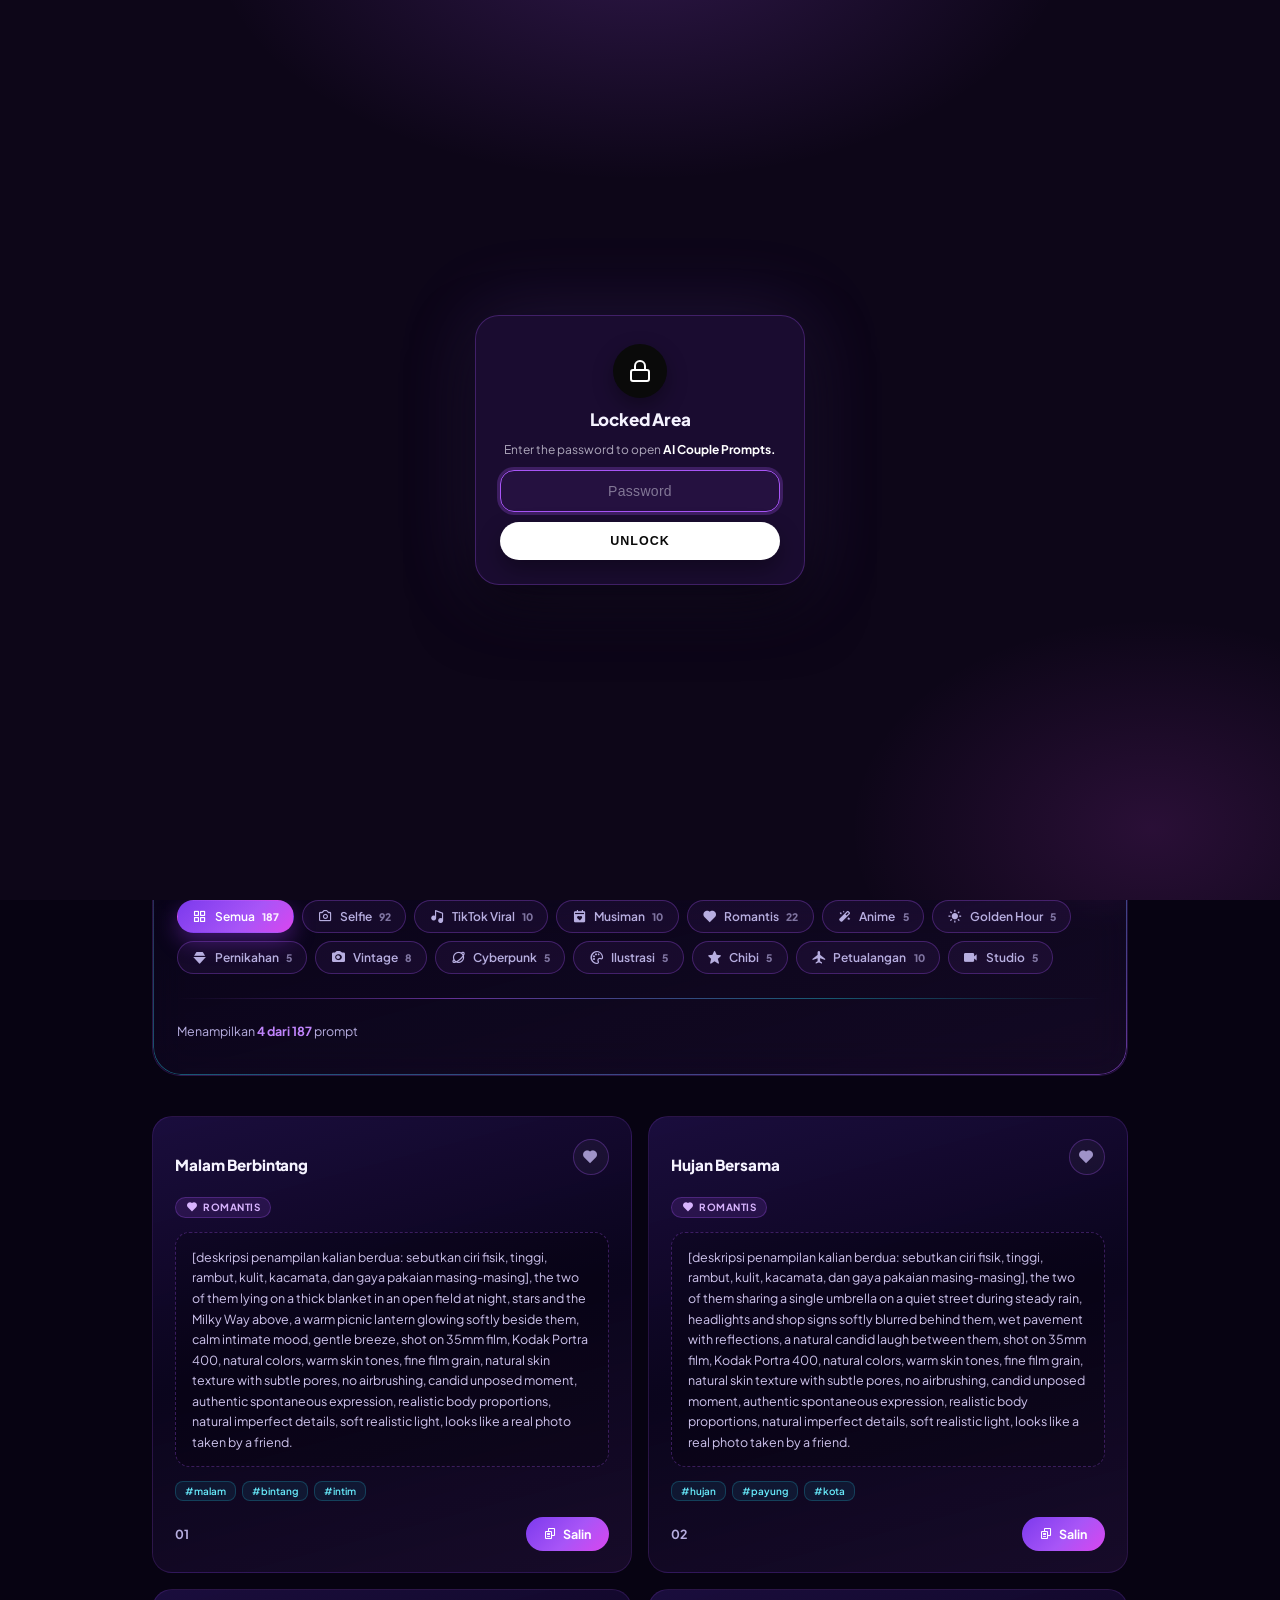
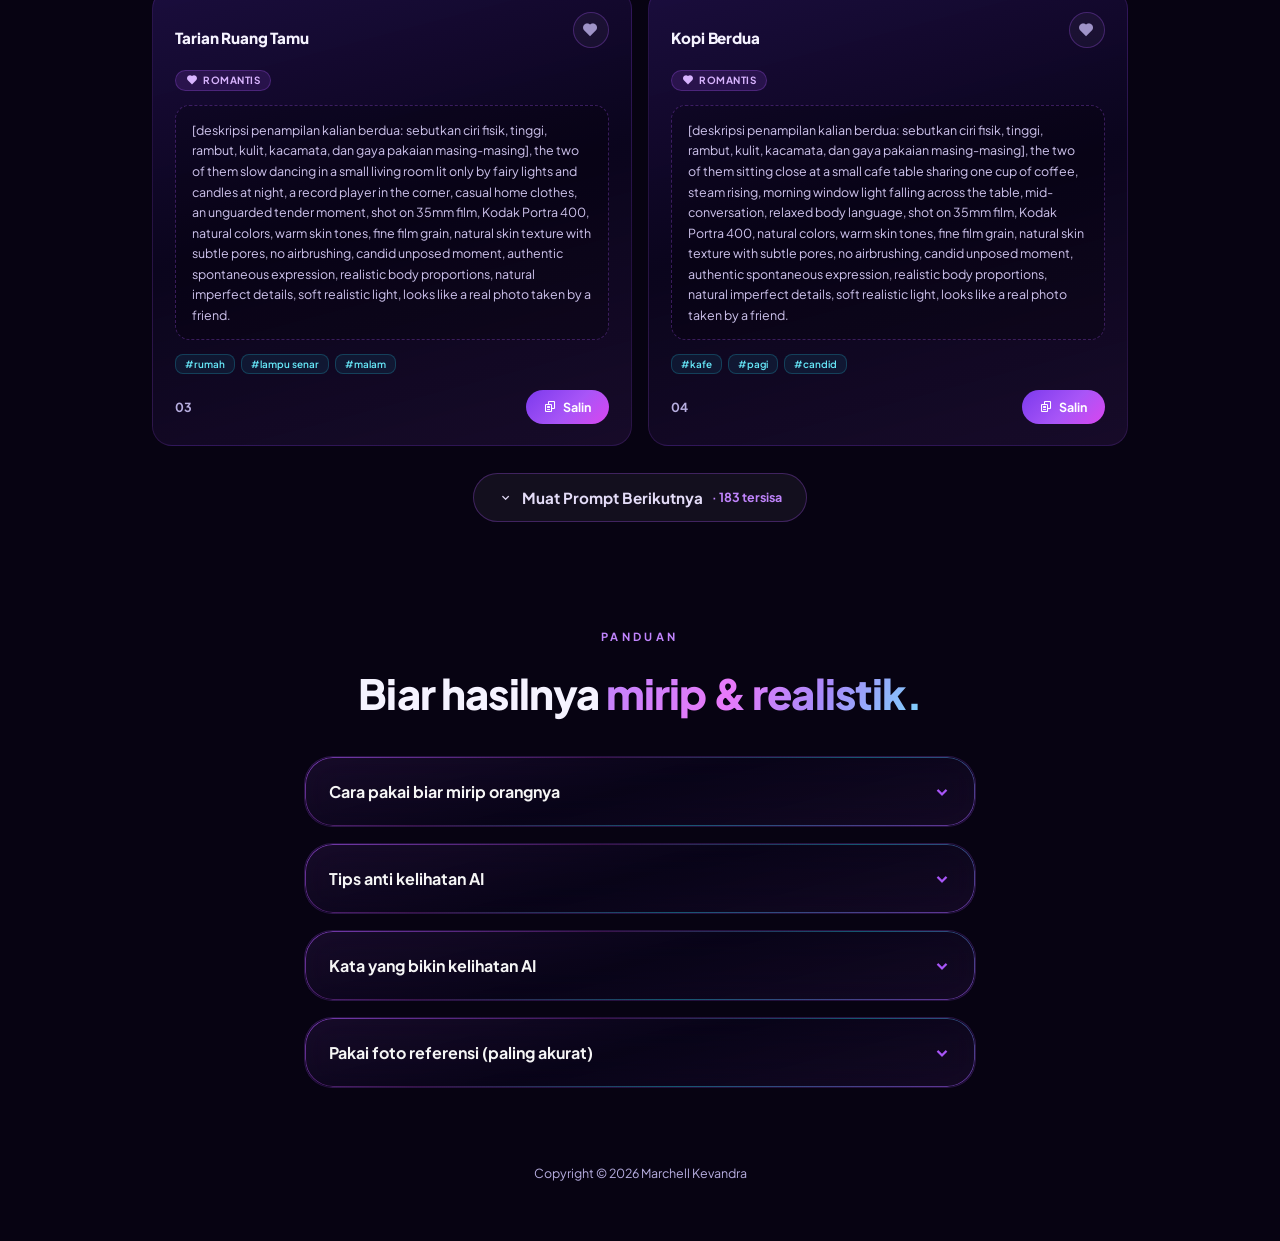
<file: about/tools/prompt/index.html>
<!doctype html>
<html lang="id">
<head>
  <script src="../gate.js"></script>
  <script>
    (function () {
      var p = location.pathname;
      if (/index\.html$/i.test(p)) {
        history.replaceState(null, "", p.replace(/index\.html$/i, ""));
      }
    })();
  </script>
  <meta charset="utf-8" />
  <meta name="viewport" content="width=device-width, initial-scale=1" />
  <title>AI Couple Prompts — Kumpulan Prompt AI untuk Pasangan | Marchell Kevandra</title>
  <meta name="description"
    content="50+ prompt AI image & video generator untuk pasangan yang terlihat seperti asli: selfie TikTok, POV viral, musiman, romantis, anime, pernikahan, vintage & lainnya. Isi penampilan, pilih gaya kamera & rasio, salin & tempel." />
  <meta property="og:type" content="website" />
  <meta property="og:title" content="AI Couple Prompts — Prompt AI untuk Pasangan" />
  <meta property="og:description" content="50+ prompt AI image & video generator untuk pasangan. Salin, tempel, dan ciptakan karya bersama." />
  <meta property="og:url" content="https://v2-link-chl.netlify.app/" />
  <meta property="og:image" content="../../assets/img/Lgs.png" />
  <meta property="og:image:secure_url" content="../../assets/img/Lgs.png" />
  <meta property="og:author" content="Marchell Kevandra" />
  <link rel="preconnect" href="https://fonts.googleapis.com" />
  <link rel="preconnect" href="https://fonts.gstatic.com" crossorigin />
  <link href="https://fonts.googleapis.com/css2?family=Plus+Jakarta+Sans:wght@400;500;600;700;800&display=swap"
    rel="stylesheet" />
  <link href="https://unpkg.com/boxicons@2.1.4/css/boxicons.min.css" rel="stylesheet" />
  <link rel="stylesheet" href="custom.css" />
  <link
      rel="icon"
      type="image/png"
      sizes="32x32"
      href="../../assets/img/Lgs.png"
    />
    <link
      rel="icon"
      type="image/png"
      sizes="16x16"
      href="../../assets/img/Lgs.png"
    />
  <script type="application/ld+json">
    {
      "@context": "https://schema.org",
      "@type": "WebApplication",
      "name": "AI Couple Prompts",
      "url": "https://yourdomain.com/tool/couple-prompts.html",
      "applicationCategory": "UtilityApplication",
      "operatingSystem": "Any",
      "offers": { "@type": "Offer", "price": "0", "priceCurrency": "USD" },
      "description": "Kumpulan prompt AI image & video generator untuk pasangan, lengkap dengan pencarian, kategori, rasio, dan mode video."
    }
  </script>
</head>

<body>
  <div id="loader">
    <div class="loader-ring"></div>
  </div>

  <!-- Cinematic background -->
  <div class="bg-layer"></div>
  <div class="aurora"></div>
  <div class="noise"></div>
  <div class="spotlight"></div>

  <!-- Nav -->
  <header id="nav">
    <nav>
      <a href="../../link/" aria-label="Home">
        <i class='bx bxs-chevron-left text-xl text-purple-300 leading-none'></i>
      </a>
      <a href="../../link/" class="nav-link">
        Back to Home
      </a>
    </nav>
  </header>

  <main class="u-relative">
    <section class="page u-pt36 u-pb24">
      <div class="u-center-text">
        <p class="eyebrow" data-reveal>AI Prompt Library</p>
        <h1 class="display u-clamp-hero u-mt-4" data-reveal>
          Prompt AI untuk <span class="grad-text">Pasangan.</span>
        </h1>
        <p class="muted u-text-105 u-relax u-mt-6" data-reveal>
          Kumpulan prompt AI image &amp; video generator untuk pasangan. Isi deskripsi penampilan,
          pilih gaya kamera dan rasio, lalu salin prompt yang sudah otomatis dirakit — hasilnya
          seperti foto atau video asli, bukan gambar AI.
        </p>
      </div>

      <!-- Kontrol -->
      <div class="glass grad-border u-p6 u-mt-12" data-reveal>
        <div class="u-flex u-col u-gap-3 u-wrap">
          <div class="search-wrap u-min-w-0" style="min-width: 220px">
            <i class="bx bx-search"></i>
            <input type="search" id="searchInput" placeholder="Cari prompt atau kata kunci…"
              class="field field-search" autocomplete="off" />
          </div>
          <div class="u-flex u-wrap u-gap-2">
            <div class="u-flex u-gap-2" id="modeToggle">
              <button type="button" data-mode="photo" class="btn btn-sm btn-primary mode-btn">
                <i class="bx bx-camera"></i> Foto
              </button>
              <button type="button" data-mode="video" class="btn btn-sm btn-ghost mode-btn">
                <i class="bx bx-movie"></i> Video
              </button>
            </div>
            <button type="button" id="favToggle" class="btn btn-ghost btn-sm">
              <i class="bx bxs-heart"></i> Favorit
              <span id="favCount" class="u-purple-3 u-text-xs u-bold"></span>
            </button>
            <button type="button" id="randomBtn" class="btn btn-ghost btn-sm">
              <i class="bx bx-dice-6"></i> Acak
            </button>
            <button type="button" id="shareBtn" class="btn btn-ghost btn-sm">
              <i class="bx bx-share-alt"></i> Bagikan
            </button>
            <button type="button" id="negativeBtn" class="btn btn-ghost btn-sm">
              <i class="bx bx-no-entry"></i> Salin Negative
            </button>
            <button type="button" id="copyFavBtn" class="btn btn-ghost btn-sm">
              <i class="bx bxs-heart"></i> Salin Favorit
            </button>
            <button type="button" id="copyAllBtn" class="btn btn-primary btn-sm">
              <i class="bx bx-copy-alt"></i> Salin Semua
            </button>
          </div>
        </div>

        <!-- Pengaturan biar mirip & realistik -->
        <div class="u-cols2 u-mt-7">
          <div>
            <label for="appearanceInput" class="eyebrow">Deskripsi Penampilan Kalian</label>
            <textarea id="appearanceInput" rows="3" class="field u-mt-2"
              placeholder="Contoh: Pria Asia rambut hitam pendek rapi, tinggi sekitar 172 cm, berkacamata, kulit sawo matang; Wanita Asia berambut hitam panjang sebahu, tinggi sekitar 158 cm, kulit kuning langsat."></textarea>
            <p class="muted u-text-11 u-mt-2 u-relax">
              Isi ciri fisik kalian (rambut, tinggi, kulit, kacamata, gaya pakaian) —
              dipakai otomatis di semua prompt agar hasilnya mirip. Tersimpan di perangkat ini.
            </p>
          </div>
          <div>
            <label for="cameraSelect" class="eyebrow">Gaya Kamera &amp; Film</label>
            <select id="cameraSelect" class="field u-mt-2"></select>
            <label for="ratioSelect" class="eyebrow u-mt-4">Rasio Gambar</label>
            <select id="ratioSelect" class="field u-mt-2"></select>
            <p class="muted u-text-11 u-mt-2 u-relax">
              Gaya kamera otomatis ditambahkan ke semua prompt foto realistik agar terlihat
              seperti hasil kamera asli. Rasio dipakai untuk TikTok/Reels (9:16), Instagram (4:5),
              dan lainnya — otomatis disisipkan di akhir prompt.
            </p>
          </div>
        </div>

        <div id="catChips" class="u-flex u-wrap u-gap-2 u-mt-6"></div>

        <div class="divider u-my-6"></div>

        <p class="muted u-text-xs">
          Menampilkan <span id="countLabel" class="u-bold u-purple-3">0</span> prompt
        </p>
      </div>

      <!-- Hasil acak -->
      <div id="randomResult" class="glass grad-border u-p6 u-mt-6 u-hidden"></div>

      <!-- Grid prompt -->
      <div id="promptGrid" class="u-cardgrid u-mt-10"></div>

      <!-- Load more (pagination) -->
      <div id="loadMoreWrap" class="u-center-text u-mt-7">
        <button type="button" id="loadMoreBtn" class="btn btn-ghost">
          <i class="bx bx-chevron-down"></i>
          <span>Muat Prompt Berikutnya</span>
          <span id="loadMoreCount" class="u-purple-3 u-text-xs u-bold"></span>
        </button>
      </div>

      <!-- Kosong -->
      <div id="emptyState" class="glass grad-border u-p12 u-center-text u-mt-10 u-hidden">
        <i class="bx bxs-heart-circle u-text-lg u-purple-4" style="font-size: 3.5rem; opacity: .45"></i>
        <h3 class="u-text-lg u-bold u-neutral-1 u-mt-5">Tidak ada prompt ditemukan</h3>
        <p class="muted u-text-sm u-mt-2">Coba kata kunci lain atau pilih kategori yang berbeda.</p>
      </div>
    </section>
  </main>

  <!-- Panduan anti-AI -->
  <section class="u-relative u-px6 u-pb6">
    <div class="page">
      <div class="u-center-text">
        <p class="eyebrow" data-reveal>Panduan</p>
        <h2 class="display u-clamp-title u-mt-4" data-reveal>
          Biar hasilnya <span class="grad-text">mirip &amp; realistik.</span>
        </h2>
      </div>
      <div class="page-narrow u-grid u-gap-4 u-mt-10">
        <details class="faq glass lift grad-border u-p6 u-rounded-2" data-reveal>
          <summary class="faq-q u-flex u-between u-center u-gap-4 u-bold u-neutral-1 u-cursor">
            <span>Cara pakai biar mirip orangnya</span>
            <i class="bx bxs-chevron-down faq-chevron u-purple-4 u-shrink-0 u-text-lg"></i>
          </summary>
          <p class="muted u-mt-4 u-text-sm u-relax">
            1. Isi <b class="u-neutral-1">Deskripsi Penampilan</b> dengan ciri fisik kalian
            (tinggi, rambut, kulit, kacamata, gaya pakaian, badan).<br />
            2. Pilih <b class="u-neutral-1">gaya kamera &amp; film</b>.<br />
            3. Salin prompt skenario, tempel ke generator AI, lalu tambahkan rasio foto
            (contoh di Midjourney: <code class="u-cyan">--ar 4:5</code>).<br />
            4. Hasilkan beberapa kali dan pilih yang paling mirip — AI tidak pernah sama dua kali.
          </p>
        </details>
        <details class="faq glass lift grad-border u-p6 u-rounded-2" data-reveal>
          <summary class="faq-q u-flex u-between u-center u-gap-4 u-bold u-neutral-1 u-cursor">
            <span>Tips anti kelihatan AI</span>
            <i class="bx bxs-chevron-down faq-chevron u-purple-4 u-shrink-0 u-text-lg"></i>
          </summary>
            <p class="muted u-mt-4 u-text-sm u-relax">
              Negative prompt sudah <b class="u-neutral-1">otomatis ikut tersalin</b> di setiap prompt
              (baris "Negative prompt:" di akhir) — jadi tidak perlu menyalinnya terpisah.
              Untuk prompt bergaya (anime/ilustrasi/chibi), negative prompt otomatis diganti
              yang sesuai. Hindari pose sempurna — pilih momen <i>candid</i> yang wajar, ekspresi
              biasa, pencahayaan natural. Kalau hasil masih terlalu mulus, tambahkan
              <code class="u-cyan">"natural skin texture, subtle grain, candid snapshot"</code>
              di akhir prompt.
            </p>
        </details>
        <details class="faq glass lift grad-border u-p6 u-rounded-2" data-reveal>
          <summary class="faq-q u-flex u-between u-center u-gap-4 u-bold u-neutral-1 u-cursor">
            <span>Kata yang bikin kelihatan AI</span>
            <i class="bx bxs-chevron-down faq-chevron u-purple-4 u-shrink-0 u-text-lg"></i>
          </summary>
          <p class="muted u-mt-4 u-text-sm u-relax">
            Hindari: <code class="u-rose">perfect, flawless, glowing skin, masterpiece, 8k,
            ultra detailed, digital art, wallpaper</code>.<br />
            Ganti dengan: <code class="u-emerald">natural, candid, realistic lighting,
            film grain, everyday moment, subtle imperfections</code>.
          </p>
        </details>
        <details class="faq glass lift grad-border u-p6 u-rounded-2" data-reveal>
          <summary class="faq-q u-flex u-between u-center u-gap-4 u-bold u-neutral-1 u-cursor">
            <span>Pakai foto referensi (paling akurat)</span>
            <i class="bx bxs-chevron-down faq-chevron u-purple-4 u-shrink-0 u-text-lg"></i>
          </summary>
          <p class="muted u-mt-4 u-text-sm u-relax">
            Cara paling akurat untuk kemiripan wajah:<br />
            • <b class="u-neutral-1">Midjourney</b> — lampirkan foto lalu tambah
            <code class="u-cyan">--cref [url-foto] --cw 2</code>.<br />
            • <b class="u-neutral-1">Leonardo / DALL-E / Bing</b> — unggah foto sebagai referensi
            sebelum mengetik prompt.<br />
            • <b class="u-neutral-1">Stable Diffusion</b> — pakai <i>IP-Adapter Face</i> atau
            <i>img2img</i> dengan foto kalian.
          </p>
        </details>
      </div>
    </div>
  </section>

  <!-- FOOTER -->
  <footer class="u-relative u-px6 u-pb12" style="padding-top: 2.5rem">
    <div class="page u-center-text">
      <p class="muted u-text-xs">
        Copyright © 2026 Marchell Kevandra 
      </p>
    </div>
  </footer>

  <script src="app.js"></script>
</body>

</html>
</file>
<file: about/tools/prompt/custom.css>
:root {
  --bg: #070312;
  --glass-1: rgba(168, 85, 247, 0.1);
  --glass-2: rgba(10, 5, 30, 0.55);
  --glass-3: rgba(168, 85, 247, 0.08);
  --line: rgba(168, 85, 247, 0.22);
  --purple: #a855f7;
  --purple-deep: #7c3aed;
  --fuchsia: #d946ef;
  --cyan: #22d3ee;
  --ink: #f5f3ff;
  --muted: #b7aee0;
  --ease: cubic-bezier(0.22, 1, 0.36, 1);
}

* {
  box-sizing: border-box;
}

html {
  color-scheme: dark;
  scroll-behavior: smooth;
}

body {
  font-family:
    "Plus Jakarta Sans",
    system-ui,
    -apple-system,
    "Segoe UI",
    sans-serif;
  margin: 0;
  min-height: 100vh;
  color: var(--ink);
  background: var(--bg);
  overflow-x: hidden;
  -webkit-tap-highlight-color: transparent;
}

::selection {
  background: var(--purple);
  color: #fff;
}

::-webkit-scrollbar {
  width: 9px;
}
::-webkit-scrollbar-track {
  background: transparent;
}
::-webkit-scrollbar-thumb {
  background: rgba(168, 85, 247, 0.35);
  border-radius: 999px;
}
::-webkit-scrollbar-thumb:hover {
  background: rgba(168, 85, 247, 0.6);
}

[hidden] {
  display: none !important;
}

/* ============================================================
   Utilitas layout (pengganti Tailwind)
   ============================================================ */
.u-fixed { position: fixed; }
.u-relative { position: relative; }
.u-absolute { position: absolute; }
.u-z-50 { z-index: 50; }
.u-w-full { width: 100%; }
.u-flex { display: flex; }
.u-grid { display: grid; }
.u-col { flex-direction: column; }
.u-center { align-items: center; }
.u-bcenter { justify-content: center; }
.u-between { justify-content: space-between; }
.u-wrap { flex-wrap: wrap; }
.u-flex-1 { flex: 1 1 0%; }
.u-min-w-0 { min-width: 0; }
.u-shrink-0 { flex-shrink: 0; }
.u-gap-2 { gap: 0.5rem; }
.u-gap-3 { gap: 0.75rem; }
.u-gap-4 { gap: 1rem; }
.u-gap-5 { gap: 1.25rem; }
.u-mt-2 { margin-top: 0.5rem; }
.u-mt-4 { margin-top: 1rem; }
.u-mt-5 { margin-top: 1.25rem; }
.u-mt-6 { margin-top: 1.5rem; }
.u-mt-7 { margin-top: 1.75rem; }
.u-mt-10 { margin-top: 2.5rem; }
.u-mt-12 { margin-top: 3rem; }
.u-my-6 { margin-top: 1.5rem; margin-bottom: 1.5rem; }
.u-mx-auto { margin-left: auto; margin-right: auto; }
.u-center-text { text-align: center; }
.u-p6 { padding: 1.5rem; }
.u-p8 { padding: 2rem; }
.u-p12 { padding: 3rem; }
.u-px6 { padding-left: 1.5rem; padding-right: 1.5rem; }
.u-pt36 { padding-top: 9rem; }
.u-pb24 { padding-bottom: 6rem; }
.u-pb12 { padding-bottom: 3rem; }
.u-pb6 { padding-bottom: 1.5rem; }
.u-text-xs { font-size: 0.78rem; }
.u-text-sm { font-size: 0.9rem; }
.u-text-lg { font-size: 1.125rem; }
.u-clamp-hero { font-size: clamp(2.2rem, 5.5vw, 4rem); }
.u-clamp-title { font-size: clamp(1.8rem, 3.4vw, 2.6rem); }
.u-text-105 { font-size: 1.05rem; }
.u-text-11 { font-size: 11px; }
.u-bold { font-weight: 700; }
.u-medium { font-weight: 500; }
.u-relax { line-height: 1.625; }
.u-leading-none { line-height: 1; }
.u-rounded { border-radius: 999px; }
.u-rounded-2 { border-radius: 20px; }
.u-cursor { cursor: pointer; }
.u-hidden { display: none !important; }
.u-purple-3 { color: #c084fc; }
.u-purple-4 { color: #a855f7; }
.u-neutral-1 { color: #f5f5f5; }
.u-neutral-3 { color: #d4d4d8; }
.u-cyan { color: #67e8f9; }
.u-rose { color: #fda4af; }
.u-emerald { color: #6ee7b7; }

.page {
  max-width: 64rem;
  margin-left: auto;
  margin-right: auto;
  padding-left: 1.5rem;
  padding-right: 1.5rem;
}
.page-narrow {
  max-width: 42rem;
  margin-left: auto;
  margin-right: auto;
}

/* grid responsif 2 kolom */
.u-cols2 {
  display: grid;
  grid-template-columns: minmax(0, 1fr);
  gap: 1.25rem;
}
.u-cardgrid {
  display: grid;
  grid-template-columns: minmax(0, 1fr);
  gap: 1rem;
}
@media (min-width: 640px) {
  .u-cols2 {
    grid-template-columns: repeat(2, minmax(0, 1fr));
  }
  .u-cardgrid {
    grid-template-columns: repeat(2, minmax(0, 1fr));
  }
}

/* ============================================================
   Loader
   ============================================================ */
#loader {
  position: fixed;
  inset: 0;
  z-index: 999;
  display: flex;
  align-items: center;
  justify-content: center;
  background: radial-gradient(circle at 50% 40%, #140a33, #070312 72%);
  transition:
    opacity 0.55s var(--ease),
    visibility 0.55s;
}
#loader.done {
  opacity: 0;
  visibility: hidden;
  pointer-events: none;
}
.loader-ring {
  width: 54px;
  height: 54px;
  border-radius: 50%;
  border: 3px solid rgba(168, 85, 247, 0.14);
  border-top-color: var(--purple);
  border-right-color: var(--cyan);
  animation: spin 0.9s linear infinite;
  box-shadow: 0 0 34px rgba(147, 51, 234, 0.35);
}
@keyframes spin {
  to {
    transform: rotate(360deg);
  }
}

/* ============================================================
   Background — dioptimalkan (blur kecil, animasi ringan)
   ============================================================ */
.bg-layer {
  position: fixed;
  inset: 0;
  z-index: -2;
  background:
    radial-gradient(
      1000px 700px at 12% 8%,
      rgba(124, 58, 237, 0.24),
      transparent 62%
    ),
    radial-gradient(
      820px 580px at 88% 18%,
      rgba(217, 70, 239, 0.15),
      transparent 62%
    ),
    radial-gradient(
      900px 650px at 50% 108%,
      rgba(34, 211, 238, 0.08),
      transparent 62%
    ),
    linear-gradient(155deg, #070312 0%, #0d0724 48%, #160b38 100%);
}
.aurora {
  position: fixed;
  inset: 0;
  z-index: -2;
  overflow: hidden;
  pointer-events: none;
}
.aurora::before,
.aurora::after {
  content: "";
  position: absolute;
  border-radius: 50%;
  filter: blur(48px);
  will-change: transform;
}
.aurora::before {
  width: 40vmax;
  height: 40vmax;
  top: -12vmax;
  left: -10vmax;
  background: radial-gradient(circle, rgba(126, 34, 206, 0.45), transparent 62%);
  animation: auroraDrift 20s var(--ease) infinite alternate;
}
.aurora::after {
  width: 34vmax;
  height: 34vmax;
  bottom: -13vmax;
  right: -12vmax;
  background: radial-gradient(
    circle,
    rgba(217, 70, 239, 0.3),
    transparent 62%
  );
  animation: auroraDrift 26s var(--ease) -8s infinite alternate-reverse;
}
@keyframes auroraDrift {
  from {
    transform: translate(0, 0) scale(1);
  }
  to {
    transform: translate(4vmax, 3vmax) scale(1.12);
  }
}
.noise {
  position: fixed;
  inset: 0;
  z-index: -1;
  opacity: 0.035;
  pointer-events: none;
  background-image: url("data:image/svg+xml,%3Csvg xmlns='http://www.w3.org/2000/svg' width='160' height='160'%3E%3Cfilter id='n'%3E%3CfeTurbulence type='fractalNoise' baseFrequency='0.85' numOctaves='3' stitchTiles='stitch'/%3E%3C/filter%3E%3Crect width='100%25' height='100%25' filter='url(%23n)'/%3E%3C/svg%3E");
}
.spotlight {
  position: fixed;
  z-index: -2;
  top: -20%;
  left: 50%;
  width: 60vmax;
  height: 60vmax;
  transform: translateX(-50%);
  background: radial-gradient(
    circle,
    rgba(147, 51, 234, 0.12),
    transparent 62%
  );
  filter: blur(40px);
  pointer-events: none;
}
@media (max-width: 767px) {
  .aurora,
  .spotlight {
    display: none;
  }
}

/* ============================================================
   Nav
   ============================================================ */
#nav {
  pointer-events: none;
  padding: 1rem;
  position: fixed;
  top: 0;
  left: 0;
  right: 0;
  z-index: 50;
  width: 100%;
}
#nav nav {
  pointer-events: auto;
  max-width: max-content;
  margin-left: auto;
  margin-right: auto;
  display: flex;
  align-items: center;
  gap: 0.5rem;
  padding: 0.5rem 0.75rem;
  border: 1px solid rgba(147, 51, 234, 0.8);
  border-radius: 999px;
  -webkit-backdrop-filter: blur(18px);
  backdrop-filter: blur(18px);
  box-shadow: 0 8px 30px rgba(0, 0, 0, 0.4);
}
.nav-icon {
  display: flex;
  align-items: center;
  justify-content: center;
  padding: 0.5rem;
  border-radius: 999px;
  border: 1px solid rgba(168, 85, 247, 0.3);
  background: rgba(168, 85, 247, 0.1);
  transition: background 0.3s ease;
}
.nav-icon:hover {
  background: rgba(168, 85, 247, 0.25);
}
.nav-icon i {
  font-size: 1.25rem;
  color: #c084fc;
  line-height: 1;
}
.nav-link {
  padding: 0.5rem 1rem;
  border-radius: 999px;
  font-size: 0.9rem;
  font-weight: 500;
  color: #d4d4d8;
  text-decoration: none;
  transition: background 0.2s ease, color 0.2s ease;
}
.nav-link:hover {
  color: #fff;
  background: rgba(168, 85, 247, 0.2);
}

/* ============================================================
   Tipografi
   ============================================================ */
.eyebrow {
  display: inline-flex;
  align-items: center;
  gap: 0.6rem;
  font-size: 0.7rem;
  font-weight: 700;
  letter-spacing: 0.3em;
  text-transform: uppercase;
  color: #c084fc;
}
.display {
  font-weight: 800;
  letter-spacing: -0.02em;
  line-height: 1.12;
  color: var(--ink);
}
.grad-text {
  background: linear-gradient(
    120deg,
    #c084fc,
    #e879f9 40%,
    #a78bfa 68%,
    #7dd3fc
  );
  -webkit-background-clip: text;
  background-clip: text;
  color: transparent;
}
.muted {
  color: var(--muted);
}

/* ============================================================
   Glass / kartu
   ============================================================ */
.glass {
  position: relative;
  background: linear-gradient(
    165deg,
    var(--glass-1),
    var(--glass-2) 48%,
    var(--glass-3)
  );
  -webkit-backdrop-filter: blur(18px);
  backdrop-filter: blur(18px);
  border-radius: 1.75rem;
  border: 1px solid rgba(168, 85, 247, 0.16);
  overflow: hidden;
}
.grad-border::before {
  content: "";
  position: absolute;
  inset: 0;
  z-index: 0;
  border-radius: inherit;
  padding: 1px;
  pointer-events: none;
  background: linear-gradient(
    160deg,
    rgba(168, 85, 247, 0.65),
    rgba(217, 70, 239, 0.22) 35%,
    rgba(34, 211, 238, 0.4) 65%,
    rgba(168, 85, 247, 0.55)
  );
  -webkit-mask:
    linear-gradient(#000 0 0) content-box,
    linear-gradient(#000 0 0);
  -webkit-mask-composite: xor;
  mask:
    linear-gradient(#000 0 0) content-box,
    linear-gradient(#000 0 0);
  mask-composite: exclude;
}
.lift {
  transition:
    transform 0.45s var(--ease),
    box-shadow 0.45s ease,
    border-color 0.35s ease;
}
.lift:hover {
  transform: translateY(-6px);
  box-shadow:
    0 26px 60px rgba(55, 27, 121, 0.5),
    0 0 40px rgba(147, 51, 234, 0.12);
  border-color: rgba(168, 85, 247, 0.35);
}

/* ============================================================
   Form
   ============================================================ */
.field {
  width: 100%;
  padding: 0.95rem 1.25rem;
  border-radius: 1rem;
  border: 1px solid var(--line);
  background: rgba(255, 255, 255, 0.045);
  color: var(--ink);
  font-size: 0.95rem;
  font-family: inherit;
  outline: none;
  transition:
    border-color 0.3s ease,
    box-shadow 0.3s ease,
    background 0.3s ease;
}
.field::placeholder {
  color: rgba(183, 174, 224, 0.5);
}
.field:focus {
  border-color: var(--purple);
  background: rgba(124, 58, 237, 0.12);
  box-shadow:
    0 0 0 4px rgba(168, 85, 247, 0.16),
    0 14px 36px rgba(76, 29, 149, 0.35);
}
textarea.field {
  resize: vertical;
}
.field-search {
  padding-left: 2.9rem;
}
.search-wrap {
  position: relative;
  flex: 1 1 0%;
}
.search-wrap .bx {
  position: absolute;
  left: 1rem;
  top: 50%;
  transform: translateY(-50%);
  color: #a855f7;
  font-size: 1.15rem;
  pointer-events: none;
}
select.field {
  appearance: none;
  -webkit-appearance: none;
  color-scheme: dark;
  background-image: url("data:image/svg+xml,%3Csvg xmlns='http://www.w3.org/2000/svg' width='14' height='14' viewBox='0 0 24 24' fill='none' stroke='%23a855f7' stroke-width='2.4' stroke-linecap='round' stroke-linejoin='round'%3E%3Cpath d='m6 9 6 6 6-6'/%3E%3C/svg%3E");
  background-repeat: no-repeat;
  background-position: right 1rem center;
  padding-right: 2.6rem;
  cursor: pointer;
}

/* ============================================================
   Tombol
   ============================================================ */
.btn {
  display: inline-flex;
  align-items: center;
  justify-content: center;
  gap: 0.55rem;
  padding: 0.85rem 1.5rem;
  border-radius: 999px;
  border: 1px solid transparent;
  font-family: inherit;
  font-size: 0.95rem;
  font-weight: 700;
  color: var(--ink);
  cursor: pointer;
  position: relative;
  transition:
    transform 0.3s var(--ease),
    box-shadow 0.3s ease,
    background 0.3s ease,
    border-color 0.3s ease,
    filter 0.3s ease;
}
.btn:focus-visible {
  outline: 2px solid var(--cyan);
  outline-offset: 2px;
}
.btn:active {
  transform: scale(0.98);
}
.btn-primary {
  background: linear-gradient(135deg, #7c3aed, #a855f7 52%, #d946ef);
  box-shadow:
    0 14px 34px rgba(147, 51, 234, 0.42),
    inset 0 1px 0 rgba(255, 255, 255, 0.25);
}
.btn-primary:hover {
  transform: translateY(-2px);
  filter: brightness(1.08);
  box-shadow: 0 20px 46px rgba(147, 51, 234, 0.55);
}
.btn-ghost {
  background: rgba(255, 255, 255, 0.05);
  border-color: rgba(168, 85, 247, 0.3);
  color: #e4dcf8;
}
.btn-ghost:hover {
  background: rgba(168, 85, 247, 0.16);
  border-color: rgba(168, 85, 247, 0.55);
  transform: translateY(-2px);
}
.btn-sm {
  padding: 0.7rem 1.1rem;
  font-size: 0.85rem;
}

/* ============================================================
   Chip kategori
   ============================================================ */
.chip {
  display: inline-flex;
  align-items: center;
  gap: 0.45rem;
  padding: 0.5rem 0.9rem;
  border-radius: 999px;
  border: 1px solid rgba(168, 85, 247, 0.3);
  background: rgba(168, 85, 247, 0.07);
  color: var(--muted);
  font-family: inherit;
  font-size: 0.75rem;
  font-weight: 600;
  cursor: pointer;
  transition:
    background 0.25s ease,
    border-color 0.25s ease,
    color 0.25s ease,
    box-shadow 0.25s ease,
    transform 0.2s var(--ease);
}
.chip:hover {
  border-color: var(--purple);
  background: rgba(168, 85, 247, 0.16);
  color: #fff;
  transform: translateY(-1px);
}
.chip:active {
  transform: scale(0.97);
}
.chip .bx {
  font-size: 0.95rem;
}
.chip-num {
  font-size: 0.65rem;
  font-weight: 800;
  opacity: 0.65;
}
.chip-active {
  background: linear-gradient(135deg, #7c3aed, #a855f7 60%, #d946ef);
  border-color: transparent;
  color: #fff;
  box-shadow: 0 8px 22px rgba(147, 51, 234, 0.4);
}
.chip-active:hover {
  background: linear-gradient(135deg, #7c3aed, #a855f7 60%, #d946ef);
  color: #fff;
}
.chip-active .chip-num {
  opacity: 0.9;
}
.chip-on {
  background: rgba(217, 70, 239, 0.18);
  border-color: #d946ef;
  color: #f0abfc;
}

.divider {
  height: 1px;
  border: none;
  background: linear-gradient(
    90deg,
    transparent,
    rgba(168, 85, 247, 0.55) 30%,
    rgba(34, 211, 238, 0.4) 70%,
    transparent
  );
}

/* ============================================================
   Kartu prompt — tanpa backdrop-filter (hemat GPU),
   konten di bawah viewport tidak digambar dulu
   ============================================================ */
.prompt-card {
  position: relative;
  display: flex;
  flex-direction: column;
  padding: 1.4rem 1.4rem 1.3rem;
  border-radius: 1.25rem;
  border: 1px solid rgba(168, 85, 247, 0.16);
  background: linear-gradient(
    165deg,
    rgba(40, 20, 90, 0.6),
    rgba(12, 6, 32, 0.78) 48%,
    rgba(168, 85, 247, 0.1)
  );
  transition:
    transform 0.4s var(--ease),
    border-color 0.35s ease,
    box-shadow 0.4s ease;
  opacity: 0;
  transform: translateY(24px);
  content-visibility: auto;
  contain: layout paint style;
}
.prompt-card.in {
  opacity: 1;
  transform: none;
}
.prompt-card:hover {
  transform: translateY(-4px);
  border-color: rgba(168, 85, 247, 0.45);
  box-shadow:
    0 20px 44px rgba(55, 27, 121, 0.42),
    0 0 30px rgba(147, 51, 234, 0.1);
}
.prompt-card-head {
  display: flex;
  align-items: flex-start;
  justify-content: space-between;
  gap: 0.75rem;
}
.prompt-title {
  font-size: 0.95rem;
  font-weight: 800;
  letter-spacing: -0.01em;
  color: #f5f3ff;
  line-height: 1.3;
}
.prompt-cat {
  display: inline-flex;
  align-items: center;
  gap: 0.3rem;
  margin-top: 0.45rem;
  padding: 0.22rem 0.6rem;
  border-radius: 999px;
  background: rgba(168, 85, 247, 0.14);
  border: 1px solid rgba(168, 85, 247, 0.28);
  color: #d8b4fe;
  font-size: 0.62rem;
  font-weight: 700;
  letter-spacing: 0.05em;
  text-transform: uppercase;
}
.prompt-cat .bx {
  font-size: 0.75rem;
}
.fav-btn {
  flex-shrink: 0;
  display: inline-flex;
  align-items: center;
  justify-content: center;
  width: 2.25rem;
  height: 2.25rem;
  border-radius: 999px;
  border: 1px solid rgba(168, 85, 247, 0.3);
  background: rgba(255, 255, 255, 0.04);
  color: #9f93c8;
  cursor: pointer;
  font-size: 1.05rem;
  transition:
    background 0.25s ease,
    border-color 0.25s ease,
    color 0.25s ease,
    transform 0.2s var(--ease),
    box-shadow 0.25s ease;
}
.fav-btn:hover {
  color: #f472b6;
  border-color: #ec4899;
  transform: scale(1.08);
}
.fav-btn:active {
  transform: scale(0.94);
}
.fav-btn.on {
  background: rgba(236, 72, 153, 0.16);
  border-color: #ec4899;
  color: #f472b6;
  box-shadow: 0 0 16px rgba(236, 72, 153, 0.35);
}

.prompt-body {
  margin-top: 0.9rem;
  padding: 0.85rem 1rem;
  border-radius: 0.9rem;
  border: 1px dashed rgba(168, 85, 247, 0.3);
  background: rgba(0, 0, 0, 0.22);
  color: #cfc4ee;
  font-size: 0.78rem;
  line-height: 1.65;
}
.prompt-tags {
  display: flex;
  flex-wrap: wrap;
  gap: 0.4rem;
  margin-top: 0.85rem;
}
.prompt-tag {
  padding: 0.2rem 0.55rem;
  border-radius: 8px;
  background: rgba(34, 211, 238, 0.08);
  border: 1px solid rgba(34, 211, 238, 0.22);
  color: #67e8f9;
  font-size: 0.62rem;
  font-weight: 600;
}
.prompt-foot {
  display: flex;
  align-items: center;
  justify-content: space-between;
  gap: 0.75rem;
  margin-top: 1rem;
}
.copy-btn {
  display: inline-flex;
  align-items: center;
  gap: 0.45rem;
  padding: 0.55rem 1.1rem;
  border-radius: 999px;
  border: none;
  background: linear-gradient(135deg, #7c3aed, #a855f7 55%, #d946ef);
  color: #fff;
  font-family: inherit;
  font-size: 0.78rem;
  font-weight: 700;
  cursor: pointer;
  transition:
    transform 0.25s var(--ease),
    filter 0.25s ease,
    box-shadow 0.25s ease;
}
.copy-btn:hover {
  transform: translateY(-2px);
  filter: brightness(1.1);
  box-shadow: 0 10px 26px rgba(147, 51, 234, 0.45);
}
.copy-btn:active {
  transform: scale(0.97);
}
.copy-btn.done {
  background: linear-gradient(135deg, #059669, #10b981);
}

/* ============================================================
   Reveal
   ============================================================ */
[data-reveal] {
  opacity: 0;
  transform: translateY(26px);
  transition:
    opacity 0.7s var(--ease),
    transform 0.7s var(--ease);
  will-change: opacity, transform;
}
[data-reveal].in {
  opacity: 1;
  transform: none;
}

/* ============================================================
   FAQ / Panduan
   ============================================================ */
.faq summary::-webkit-details-marker {
  display: none;
}
.faq summary {
  list-style: none;
}
.faq summary::-moz-list-bullet {
  list-style-type: none;
}
.faq summary {
  transition: color 0.25s ease;
}
.faq summary:hover {
  color: #fff;
}
.faq-chevron {
  transition: transform 0.3s var(--ease);
}
.faq[open] .faq-chevron {
  transform: rotate(180deg);
}
.faq code {
  font-size: 0.78em;
  background: rgba(255, 255, 255, 0.07);
  border: 1px solid rgba(168, 85, 247, 0.25);
  border-radius: 0.4rem;
  padding: 0.05rem 0.35rem;
}

/* ============================================================
   Toast
   ============================================================ */
.toast {
  position: fixed;
  left: 50%;
  bottom: 2rem;
  z-index: 200;
  display: flex;
  align-items: center;
  gap: 0.55rem;
  padding: 0.75rem 1.25rem;
  border-radius: 999px;
  border: 1px solid rgba(52, 211, 153, 0.4);
  background: rgba(6, 22, 17, 0.92);
  color: #6ee7b7;
  font-size: 0.85rem;
  font-weight: 700;
  box-shadow: 0 16px 40px rgba(0, 0, 0, 0.5);
  transform: translate(-50%, 24px);
  opacity: 0;
  pointer-events: none;
  transition:
    opacity 0.35s var(--ease),
    transform 0.35s var(--ease);
}
.toast.show {
  opacity: 1;
  transform: translate(-50%, 0);
}

@media (prefers-reduced-motion: reduce) {
  *,
  *::before,
  *::after {
    animation-duration: 0.001s !important;
    animation-delay: 0s !important;
    animation-iteration-count: 1 !important;
    transition-duration: 0.001s !important;
  }
  [data-reveal],
  .prompt-card {
    opacity: 1 !important;
    transform: none !important;
  }
}
</file>
